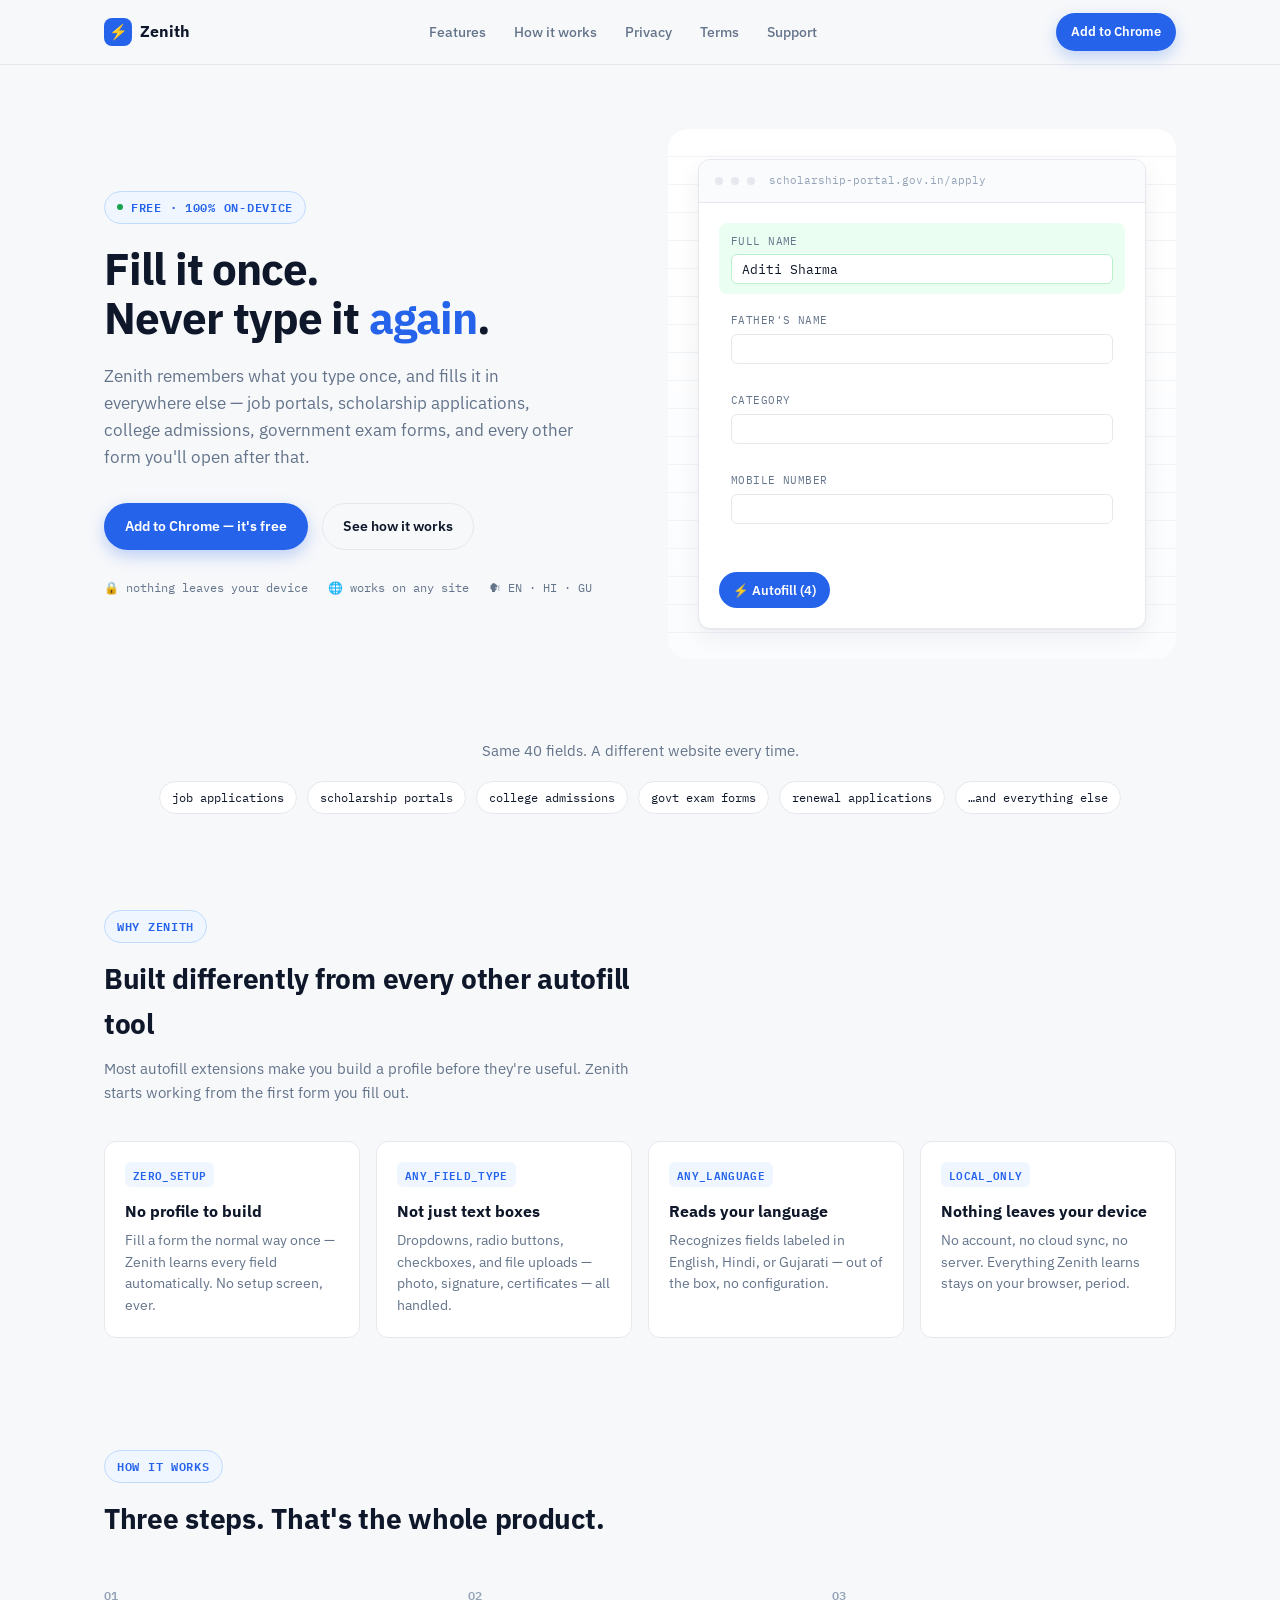
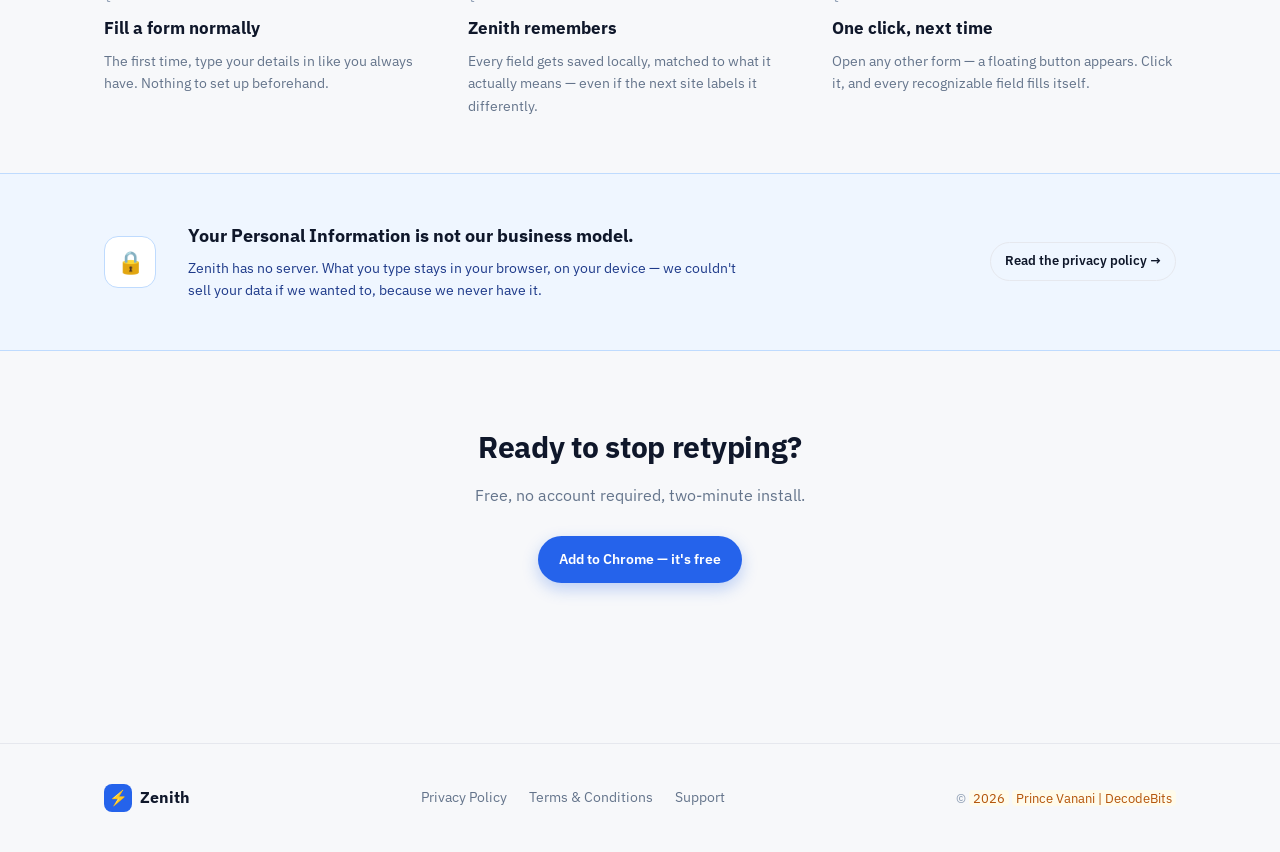
<file: index.html>
<!DOCTYPE html>
<html lang="en">
<head>
<meta charset="utf-8">
<meta name="viewport" content="width=device-width, initial-scale=1">
<title>Zenith — Autofill any form, any site, zero setup</title>
<meta name="description" content="Zenith learns your form fields as you type and fills them in everywhere else — scholarship applications, college admissions, government exam forms, and anything else you'll ever open. Free, and 100% on-device.">
<link rel="icon" href="assets/icon128.png">
<link rel="preconnect" href="https://fonts.googleapis.com">
<link rel="preconnect" href="https://fonts.gstatic.com" crossorigin>
<link href="https://fonts.googleapis.com/css2?family=IBM+Plex+Mono:wght@500;600&family=IBM+Plex+Sans:wght@400;500;600;700&display=swap" rel="stylesheet">
<link rel="stylesheet" href="assets/style.css">
<style>
  /* Page-specific styles for the landing page only */
  .hero {
    padding: 64px 0 40px;
  }
  .hero .container {
    display: grid;
    grid-template-columns: 1fr 1fr;
    gap: 56px;
    align-items: center;
  }
  .eyebrow {
    display: inline-flex;
    align-items: center;
    gap: 8px;
    font-family: var(--font-mono);
    font-size: 12px;
    font-weight: 600;
    letter-spacing: 0.06em;
    color: var(--blue);
    background: var(--blue-tint);
    border: 1px solid var(--blue-tint-line);
    border-radius: var(--radius-pill);
    padding: 6px 12px;
    margin-bottom: 20px;
  }
  .eyebrow .dot { width: 6px; height: 6px; border-radius: 50%; background: var(--green-solid); }
  h1.headline {
    font-size: 44px;
    line-height: 1.12;
    letter-spacing: -0.02em;
    margin: 0 0 20px;
    font-weight: 700;
  }
  .headline .accent { color: var(--blue); }
  .sub {
    font-size: 17px;
    color: var(--slate);
    max-width: 480px;
    margin: 0 0 32px;
  }
  .hero-ctas { display: flex; align-items: center; gap: 14px; flex-wrap: wrap; margin-bottom: 28px; }
  .trust-row {
    display: flex;
    gap: 20px;
    flex-wrap: wrap;
    font-family: var(--font-mono);
    font-size: 12px;
    color: var(--slate);
  }
  .trust-row span { display: flex; align-items: center; gap: 6px; }

  /* ---- Signature element: the self-filling mock form ---- */
  .hero-visual {
    position: relative;
    padding: 30px;
    border-radius: var(--radius-lg);
    background:
      repeating-linear-gradient(
        to bottom,
        transparent, transparent 27px,
        var(--line) 28px
      ),
      linear-gradient(180deg, #ffffff, #fbfcfe);
  }
  .mock-form {
    background: var(--card);
    border: 1px solid var(--line);
    border-radius: var(--radius-md);
    box-shadow: var(--shadow-card);
    overflow: hidden;
  }
  .mock-form-head {
    display: flex; align-items: center; gap: 8px;
    padding: 12px 16px;
    border-bottom: 1px solid var(--line);
    background: #fafbfc;
  }
  .mock-dot { width: 8px; height: 8px; border-radius: 50%; background: var(--line); }
  .mock-url {
    font-family: var(--font-mono);
    font-size: 11px;
    color: var(--slate-light);
    margin-left: 6px;
  }
  .mock-body { padding: 20px 20px 16px; }
  .mock-field {
    padding: 10px 12px;
    border-radius: 8px;
    margin-bottom: 8px;
    transition: background-color 0.4s ease;
  }
  .mock-field.filled { background: var(--green-bg); }
  .mock-field label {
    display: block;
    font-family: var(--font-mono);
    font-size: 10.5px;
    letter-spacing: 0.04em;
    color: var(--slate);
    text-transform: uppercase;
    margin-bottom: 5px;
  }
  .mock-input {
    height: 30px;
    border: 1px solid var(--line);
    border-radius: 6px;
    background: #fff;
    display: flex;
    align-items: center;
    padding: 0 10px;
  }
  .mock-field.filled .mock-input { border-color: #bbf0cf; }
  .mock-input-text {
    font-family: var(--font-mono);
    font-size: 12.5px;
    color: var(--ink);
  }
  .mock-badge {
    margin: 14px 20px 20px;
    display: inline-flex;
    align-items: center;
    gap: 6px;
    background: var(--blue);
    color: #fff;
    font-family: var(--font-sans);
    font-weight: 600;
    font-size: 12.5px;
    padding: 8px 14px;
    border-radius: var(--radius-pill);
  }

  /* ---- Problem strip ---- */
  .problem {
    padding: 40px 0;
    text-align: center;
  }
  .problem p {
    font-size: 15px;
    color: var(--slate);
    max-width: 620px;
    margin: 0 auto;
  }
  .form-tags {
    display: flex;
    justify-content: center;
    gap: 10px;
    flex-wrap: wrap;
    margin-top: 18px;
  }
  .form-tag {
    font-family: var(--font-mono);
    font-size: 12px;
    color: var(--ink);
    background: var(--card);
    border: 1px solid var(--line);
    border-radius: var(--radius-pill);
    padding: 6px 12px;
  }

  /* ---- Feature tags ---- */
  .section { padding: 56px 0; }
  .section-head { max-width: 560px; margin: 0 0 36px; }
  .section-head .eyebrow { margin-bottom: 14px; }
  .section-head h2 { font-size: 28px; letter-spacing: -0.01em; margin: 0 0 10px; }
  .section-head p { color: var(--slate); font-size: 15px; margin: 0; }

  .feature-grid {
    display: grid;
    grid-template-columns: repeat(4, 1fr);
    gap: 16px;
  }
  .feature-card {
    background: var(--card);
    border: 1px solid var(--line);
    border-radius: var(--radius-md);
    padding: 20px;
  }
  .feature-tag {
    display: inline-block;
    font-family: var(--font-mono);
    font-size: 11px;
    font-weight: 600;
    letter-spacing: 0.03em;
    color: var(--blue);
    background: var(--blue-tint);
    border-radius: 6px;
    padding: 4px 8px;
    margin-bottom: 12px;
  }
  .feature-card h3 { font-size: 15.5px; margin: 0 0 6px; }
  .feature-card p { font-size: 13.5px; color: var(--slate); margin: 0; }

  /* ---- How it works ---- */
  .steps {
    display: grid;
    grid-template-columns: repeat(3, 1fr);
    gap: 20px;
  }
  .step { position: relative; padding-top: 8px; }
  .step .q {
    font-family: var(--font-mono);
    font-size: 12px;
    font-weight: 600;
    color: var(--slate-light);
    display: block;
    margin-bottom: 10px;
  }
  .step h3 { font-size: 17px; margin: 0 0 8px; }
  .step p { font-size: 14px; color: var(--slate); margin: 0; }

  /* ---- Privacy callout band ---- */
  .privacy-band {
    background: var(--blue-tint);
    border-top: 1px solid var(--blue-tint-line);
    border-bottom: 1px solid var(--blue-tint-line);
    padding: 48px 0;
  }
  .privacy-band .container { display: flex; align-items: center; gap: 32px; flex-wrap: wrap; }
  .privacy-band .icon {
    width: 52px; height: 52px; border-radius: 14px;
    background: #fff; border: 1px solid var(--blue-tint-line);
    display: flex; align-items: center; justify-content: center;
    font-size: 22px; flex-shrink: 0;
  }
  .privacy-band h3 { font-size: 18px; margin: 0 0 6px; }
  .privacy-band p { font-size: 14px; color: #1e3a8a; margin: 0; max-width: 560px; }
  .privacy-band .cta-wrap { margin-left: auto; }

  /* ---- Final CTA ---- */
  .final-cta {
    padding: 72px 0 64px;
    text-align: center;
  }
  .final-cta h2 { font-size: 30px; margin: 0 0 12px; letter-spacing: -0.01em; }
  .final-cta p { color: var(--slate); margin: 0 0 28px; }

  @media (max-width: 900px) {
    .hero .container { grid-template-columns: 1fr; }
    .feature-grid { grid-template-columns: repeat(2, 1fr); }
    .steps { grid-template-columns: 1fr; }
    h1.headline { font-size: 34px; }
    .privacy-band .cta-wrap { margin-left: 0; }
  }
</style>
</head>
<body>

<nav class="site-nav">
  <div class="container">
    <a href="index.html" class="brand"><span class="bolt">⚡</span> Zenith</a>
    <div class="nav-links">
      <a href="#features">Features</a>
      <a href="#how-it-works">How it works</a>
      <a href="privacy-policy.html">Privacy</a>
      <a href="terms-and-conditions.html">Terms</a>
      <a href="support.html">Support</a>
    </div>
    <!-- Chrome Extension Review Modal -->
<div class="review-modal" id="reviewModal" role="dialog" aria-modal="true" aria-labelledby="reviewModalTitle">

  <div class="review-modal-card">

    <button
      class="review-modal-x"
      id="reviewModalX"
      aria-label="Close"
      type="button">
      ×
    </button>

    <div class="review-modal-icon">
      ⚡
    </div>

    <h2 id="reviewModalTitle">Almost there!</h2>

    <p>
      Due to recent Google Chrome Web Store policy updates,
      Zenith is currently under review.
      <br><br>
      The extension will be available for download very soon.
      Thank you for your patience!
    </p>

    <button
      class="btn btn-primary review-modal-close"
      id="reviewModalClose"
      type="button">
      Got it
    </button>

  </div>

</div>
    <div class="nav-actions">
      <a class="btn btn-primary btn-sm" href="https://chromewebstore.google.com/detail/emgbolklmohabahbngbobhccpfboobdi" target="_blank" rel="noopener">Add to Chrome</a>
      <button class="nav-toggle" aria-label="Menu"><span></span><span></span><span></span></button>
    </div>
  </div>
</nav>

<header class="hero">
  <div class="container">
    <div>
      <span class="eyebrow"><span class="dot"></span> FREE · 100% ON-DEVICE</span>
      <!-- <h1 class="headline">Stop typing your father's name<br>for the <span class="accent">fifth</span> form this month.</h1> -->
      <h1 class="headline">Fill it once.<br>Never type it <span class="accent">again</span>.</h1>
      <p class="sub">Zenith remembers what you type once, and fills it in everywhere
        else — job portals, scholarship applications, college admissions, government exam
        forms, and every other form you'll open after that.</p>
      <div class="hero-ctas">
        <a class="btn btn-primary" href="https://chromewebstore.google.com/detail/emgbolklmohabahbngbobhccpfboobdi" target="_blank" rel="noopener">Add to Chrome — it's free</a>
        <a class="btn btn-ghost" href="#how-it-works">See how it works</a>
      </div>
      <div class="trust-row">
        <span>🔒 nothing leaves your device</span>
        <span>🌐 works on any site</span>
        <span>🗣 EN · HI · GU</span>
      </div>
    </div>

    <div class="hero-visual" aria-hidden="true">
      <div class="mock-form">
        <div class="mock-form-head">
          <span class="mock-dot"></span><span class="mock-dot"></span><span class="mock-dot"></span>
          <span class="mock-url">scholarship-portal.gov.in/apply</span>
        </div>
        <div class="mock-body">
          <div class="mock-field" data-value="Aditi Sharma">
            <label>Full Name</label>
            <div class="mock-input"><span class="mock-input-text"></span></div>
          </div>
          <div class="mock-field" data-value="Ramesh Sharma">
            <label>Father's Name</label>
            <div class="mock-input"><span class="mock-input-text"></span></div>
          </div>
          <div class="mock-field" data-value="OBC">
            <label>Category</label>
            <div class="mock-input"><span class="mock-input-text"></span></div>
          </div>
          <div class="mock-field" data-value="+91 98765 43210">
            <label>Mobile Number</label>
            <div class="mock-input"><span class="mock-input-text"></span></div>
          </div>
        </div>
        <span class="mock-badge">⚡ Autofill (4)</span>
      </div>
    </div>
  </div>
</header>

<section class="problem">
  <div class="container">
    <p>Same 40 fields. A different website every time.</p>
    <div class="form-tags">
      <span class="form-tag">job applications</span>
      <span class="form-tag">scholarship portals</span>
      <span class="form-tag">college admissions</span>
      <span class="form-tag">govt exam forms</span>
      <span class="form-tag">renewal applications</span>
      <span class="form-tag">…and everything else</span>
    </div>
  </div>
</section>

<section class="section" id="features">
  <div class="container">
    <div class="section-head">
      <span class="eyebrow mono">WHY ZENITH</span>
      <h2>Built differently from every other autofill tool</h2>
      <p>Most autofill extensions make you build a profile before they're useful. Zenith starts working from the first form you fill out.</p>
    </div>
    <div class="feature-grid">
      <div class="feature-card">
        <span class="feature-tag mono">ZERO_SETUP</span>
        <h3>No profile to build</h3>
        <p>Fill a form the normal way once — Zenith learns every field automatically. No setup screen, ever.</p>
      </div>
      <div class="feature-card">
        <span class="feature-tag mono">ANY_FIELD_TYPE</span>
        <h3>Not just text boxes</h3>
        <p>Dropdowns, radio buttons, checkboxes, and file uploads — photo, signature, certificates — all handled.</p>
      </div>
      <div class="feature-card">
        <span class="feature-tag mono">ANY_LANGUAGE</span>
        <h3>Reads your language</h3>
        <p>Recognizes fields labeled in English, Hindi, or Gujarati — out of the box, no configuration.</p>
      </div>
      <div class="feature-card">
        <span class="feature-tag mono">LOCAL_ONLY</span>
        <h3>Nothing leaves your device</h3>
        <p>No account, no cloud sync, no server. Everything Zenith learns stays on your browser, period.</p>
      </div>
    </div>
  </div>
</section>

<section class="section" id="how-it-works">
  <div class="container">
    <div class="section-head">
      <span class="eyebrow mono">HOW IT WORKS</span>
      <h2>Three steps. That's the whole product.</h2>
    </div>
    <div class="steps">
      <div class="step">
        <span class="q mono">Q1</span>
        <h3>Fill a form normally</h3>
        <p>The first time, type your details in like you always have. Nothing to set up beforehand.</p>
      </div>
      <div class="step">
        <span class="q mono">Q2</span>
        <h3>Zenith remembers</h3>
        <p>Every field gets saved locally, matched to what it actually means — even if the next site labels it differently.</p>
      </div>
      <div class="step">
        <span class="q mono">Q3</span>
        <h3>One click, next time</h3>
        <p>Open any other form — a floating button appears. Click it, and every recognizable field fills itself.</p>
      </div>
    </div>
  </div>
</section>

<section class="privacy-band">
  <div class="container">
    <div class="icon">🔒</div>
    <div>
      <h3>Your Personal Information is not our business model.</h3>
      <p>Zenith has no server. What you type stays in your browser, on your device — we couldn't sell your data if we wanted to, because we never have it.</p>
    </div>
    <div class="cta-wrap">
      <a class="btn btn-ghost btn-sm" href="privacy-policy.html">Read the privacy policy →</a>
    </div>
  </div>
</section>

<section class="final-cta">
  <div class="container">
    <h2>Ready to stop retyping?</h2>
    <p>Free, no account required, two-minute install.</p>
    <a class="btn btn-primary" href="https://chromewebstore.google.com/detail/emgbolklmohabahbngbobhccpfboobdi" target="_blank" rel="noopener">Add to Chrome — it's free</a>
  </div>
</section>

<footer class="site-footer">
  <div class="container">
    <a href="index.html" class="brand"><span class="bolt">⚡</span> Zenith</a>
    <div class="footer-links">
      <a href="privacy-policy.html">Privacy Policy</a>
      <a href="terms-and-conditions.html">Terms &amp; Conditions</a>
      <a href="support.html">Support</a>
    </div>
    <div class="footer-copy">© <span class="placeholder">2026</span> <span class="placeholder">Prince Vanani | DecodeBits</span></div>
  </div>
</footer>

<script src="assets/site.js"></script>
</body>
</html>
</file>
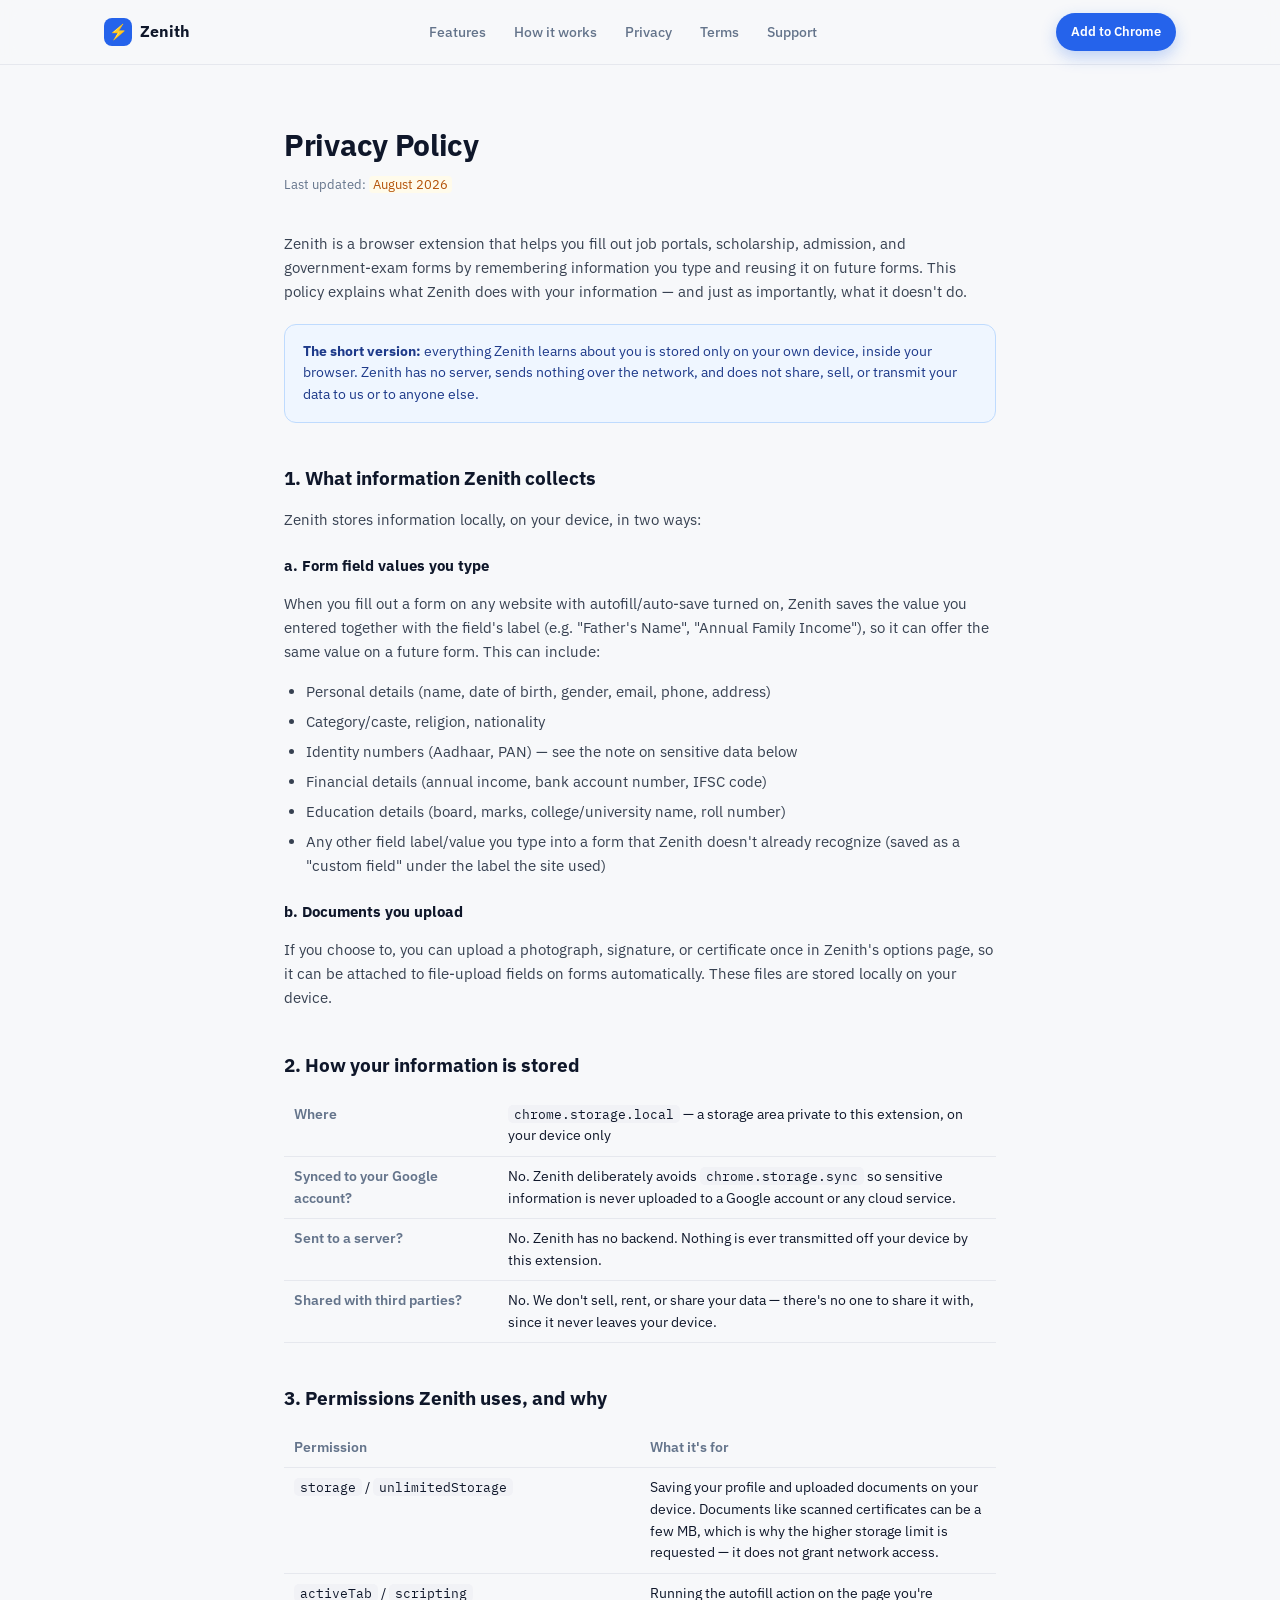
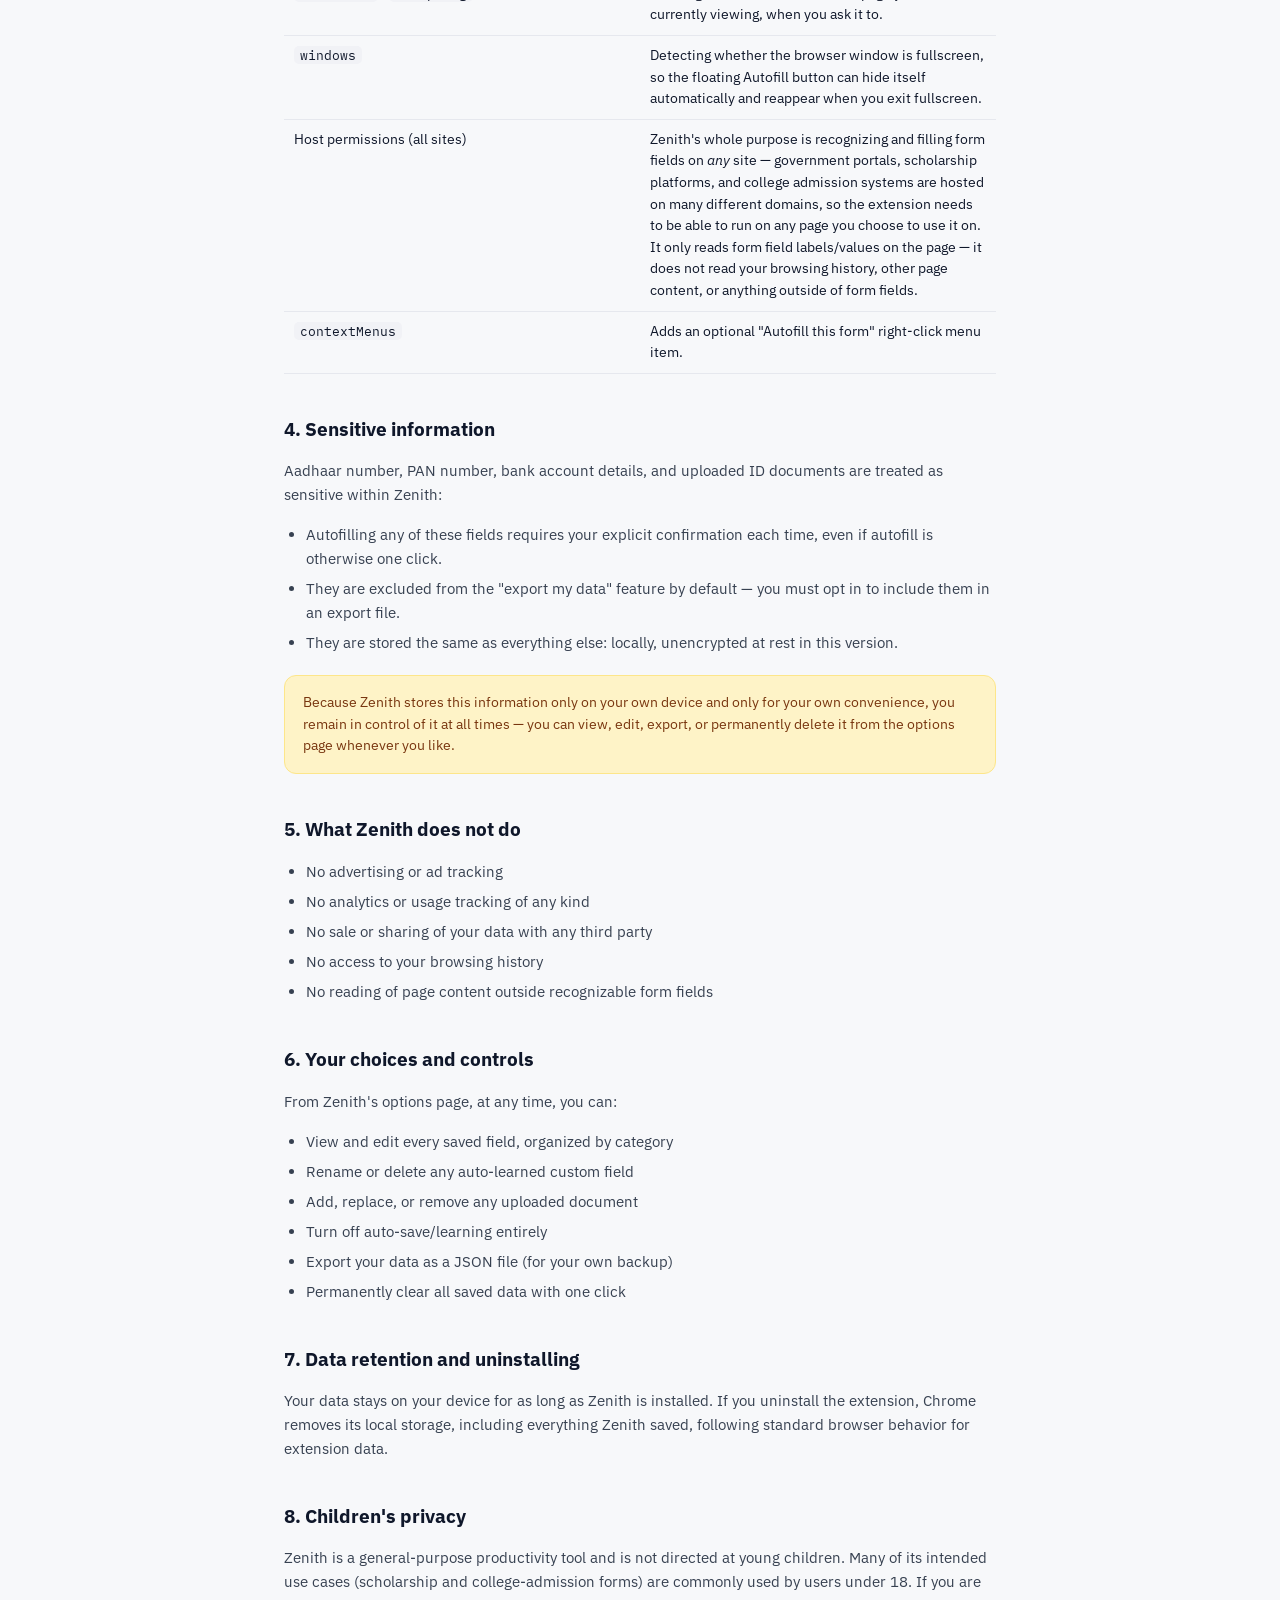
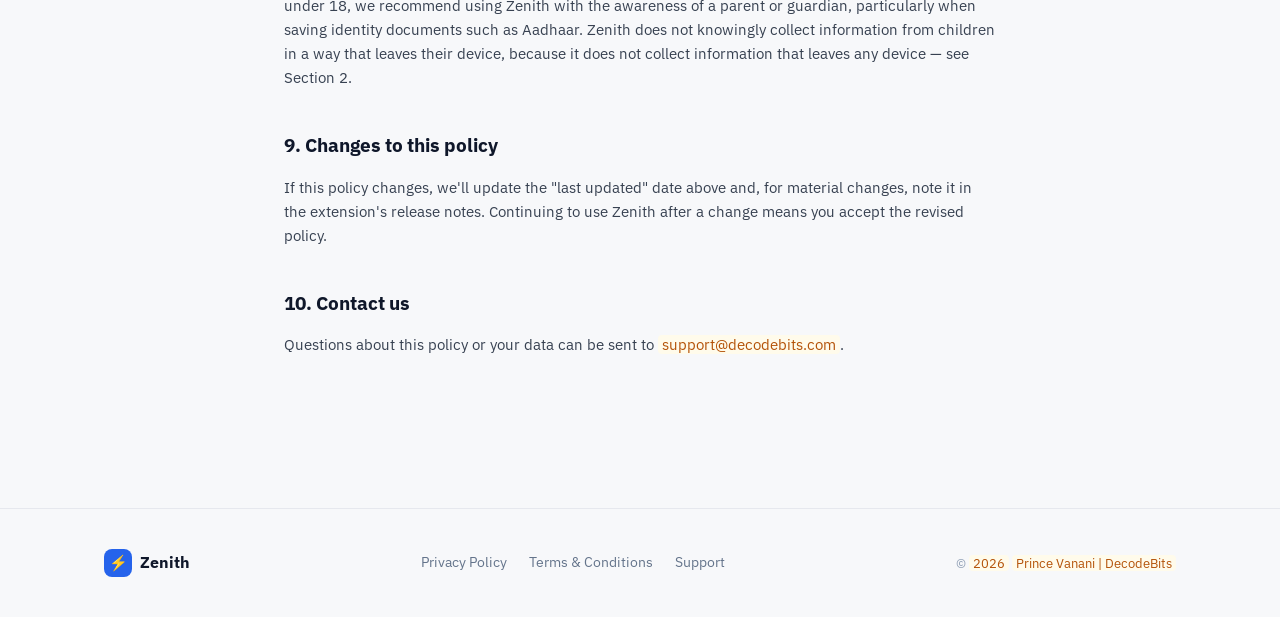
<file: privacy-policy.html>
<!DOCTYPE html>
<html lang="en">
<head>
<meta charset="utf-8">
<meta name="viewport" content="width=device-width, initial-scale=1">
<title>Privacy Policy — Zenith</title>
<link rel="icon" href="assets/icon128.png">
<link rel="preconnect" href="https://fonts.googleapis.com">
<link rel="preconnect" href="https://fonts.gstatic.com" crossorigin>
<link href="https://fonts.googleapis.com/css2?family=IBM+Plex+Mono:wght@500;600&family=IBM+Plex+Sans:wght@400;500;600;700&display=swap" rel="stylesheet">
<link rel="stylesheet" href="assets/style.css">
</head>
<body>

<nav class="site-nav">
  <div class="container">
    <a href="index.html" class="brand"><span class="bolt">⚡</span> Zenith</a>
    <div class="nav-links">
      <a href="index.html#features">Features</a>
      <a href="index.html#how-it-works">How it works</a>
      <a href="privacy-policy.html">Privacy</a>
      <a href="terms-and-conditions.html">Terms</a>
      <a href="support.html">Support</a>
    </div>
    <div class="nav-actions">
      <a class="btn btn-primary btn-sm" href="https://chromewebstore.google.com/detail/emgbolklmohabahbngbobhccpfboobdi" target="_blank" rel="noopener">Add to Chrome</a>
      <button class="nav-toggle" aria-label="Menu"><span></span><span></span><span></span></button>
    </div>
  </div>
</nav>

<div class="doc-wrap">
  <h1>Privacy Policy</h1>
  <p class="updated">Last updated: <span class="placeholder">August 2026</span></p>

  <p>Zenith is a browser extension that helps you fill out job portals,
  scholarship, admission, and government-exam forms by remembering information you type
  and reusing it on future forms. This policy explains what Zenith does with your
  information — and just as importantly, what it doesn't do.</p>

  <div class="callout">
    <strong>The short version:</strong> everything Zenith learns about you is stored only
    on your own device, inside your browser. Zenith has no server, sends nothing over the
    network, and does not share, sell, or transmit your data to us or to anyone else.
  </div>

  <h2>1. What information Zenith collects</h2>
  <p>Zenith stores information locally, on your device, in two ways:</p>
  <h3>a. Form field values you type</h3>
  <p>When you fill out a form on any website with autofill/auto-save turned on, Zenith
  saves the value you entered together with the field's label (e.g. "Father's Name",
  "Annual Family Income"), so it can offer the same value on a future form. This can
  include:</p>
  <ul>
    <li>Personal details (name, date of birth, gender, email, phone, address)</li>
    <li>Category/caste, religion, nationality</li>
    <li>Identity numbers (Aadhaar, PAN) — see the note on sensitive data below</li>
    <li>Financial details (annual income, bank account number, IFSC code)</li>
    <li>Education details (board, marks, college/university name, roll number)</li>
    <li>Any other field label/value you type into a form that Zenith doesn't already
      recognize (saved as a "custom field" under the label the site used)</li>
  </ul>
  <h3>b. Documents you upload</h3>
  <p>If you choose to, you can upload a photograph, signature, or certificate once in
  Zenith's options page, so it can be attached to file-upload fields on forms
  automatically. These files are stored locally on your device.</p>

  <h2>2. How your information is stored</h2>
  <table>
    <tr><th>Where</th><td><code>chrome.storage.local</code> — a storage area private to
      this extension, on your device only</td></tr>
    <tr><th>Synced to your Google account?</th><td>No. Zenith deliberately avoids
      <code>chrome.storage.sync</code> so sensitive information is never uploaded to a
      Google account or any cloud service.</td></tr>
    <tr><th>Sent to a server?</th><td>No. Zenith has no backend. Nothing is ever
      transmitted off your device by this extension.</td></tr>
    <tr><th>Shared with third parties?</th><td>No. We don't sell, rent, or share your
      data — there's no one to share it with, since it never leaves your device.</td></tr>
  </table>

  <h2>3. Permissions Zenith uses, and why</h2>
  <table>
    <tr><th>Permission</th><th>What it's for</th></tr>
    <tr><td><code>storage</code> / <code>unlimitedStorage</code></td>
      <td>Saving your profile and uploaded documents on your device. Documents like
      scanned certificates can be a few MB, which is why the higher storage limit is
      requested — it does not grant network access.</td></tr>
    <tr><td><code>activeTab</code> / <code>scripting</code></td>
      <td>Running the autofill action on the page you're currently viewing, when you
      ask it to.</td></tr>
    <tr><td><code>windows</code></td>
      <td>Detecting whether the browser window is fullscreen, so the floating Autofill
      button can hide itself automatically and reappear when you exit fullscreen.</td></tr>
    <tr><td>Host permissions (all sites)</td>
      <td>Zenith's whole purpose is recognizing and filling form fields on <em>any</em>
      site — government portals, scholarship platforms, and college admission systems
      are hosted on many different domains, so the extension needs to be able to run on
      any page you choose to use it on. It only reads form field labels/values on the
      page — it does not read your browsing history, other page content, or anything
      outside of form fields.</td></tr>
    <tr><td><code>contextMenus</code></td>
      <td>Adds an optional "Autofill this form" right-click menu item.</td></tr>
  </table>

  <h2>4. Sensitive information</h2>
  <p>Aadhaar number, PAN number, bank account details, and uploaded ID documents are
  treated as sensitive within Zenith:</p>
  <ul>
    <li>Autofilling any of these fields requires your explicit confirmation each time,
      even if autofill is otherwise one click.</li>
    <li>They are excluded from the "export my data" feature by default — you must
      opt in to include them in an export file.</li>
    <li>They are stored the same as everything else: locally, unencrypted at rest in
      this version. 
      <!-- <span class="placeholder">[If/when field-level encryption ships, -->
      <!-- update this section to describe it.]</span></li> -->
  </ul>
  <div class="warn">
    Because Zenith stores this information only on your own device and only for your
    own convenience, you remain in control of it at all times — you can view, edit,
    export, or permanently delete it from the options page whenever you like.
  </div>

  <h2>5. What Zenith does not do</h2>
  <ul>
    <li>No advertising or ad tracking</li>
    <li>No analytics or usage tracking of any kind</li>
    <li>No sale or sharing of your data with any third party</li>
    <li>No access to your browsing history</li>
    <li>No reading of page content outside recognizable form fields</li>
  </ul>

  <h2>6. Your choices and controls</h2>
  <p>From Zenith's options page, at any time, you can:</p>
  <ul>
    <li>View and edit every saved field, organized by category</li>
    <li>Rename or delete any auto-learned custom field</li>
    <li>Add, replace, or remove any uploaded document</li>
    <li>Turn off auto-save/learning entirely</li>
    <li>Export your data as a JSON file (for your own backup)</li>
    <li>Permanently clear all saved data with one click</li>
  </ul>

  <h2>7. Data retention and uninstalling</h2>
  <p>Your data stays on your device for as long as Zenith is installed. If you uninstall
  the extension, Chrome removes its local storage, including everything Zenith saved,
  following standard browser behavior for extension data.</p>

  <h2>8. Children's privacy</h2>
  <p>Zenith is a general-purpose productivity tool and is not directed at young
  children. Many of its intended use cases (scholarship and college-admission forms)
  are commonly used by users under 18. If you are under 18, we recommend using Zenith
  with the awareness of a parent or guardian, particularly when saving identity
  documents such as Aadhaar. Zenith does not knowingly collect information from
  children in a way that leaves their device, because it does not collect information
  that leaves any device — see Section 2.</p>

  <h2>9. Changes to this policy</h2>
  <p>If this policy changes, we'll update the "last updated" date above and, for
  material changes, note it in the extension's release notes. Continuing to use Zenith
  after a change means you accept the revised policy.</p>

  <h2>10. Contact us</h2>
  <p>Questions about this policy or your data can be sent to
    <span class="placeholder">support@decodebits.com</span>.</p>
</div>

<footer class="site-footer">
  <div class="container">
    <a href="index.html" class="brand"><span class="bolt">⚡</span> Zenith</a>
    <div class="footer-links">
      <a href="privacy-policy.html">Privacy Policy</a>
      <a href="terms-and-conditions.html">Terms &amp; Conditions</a>
      <a href="support.html">Support</a>
    </div>
    <div class="footer-copy">© <span class="placeholder">2026</span> <span class="placeholder">Prince Vanani | DecodeBits</span></div>
  </div>
</footer>

<script src="assets/site.js"></script>
</body>
</html>
</file>
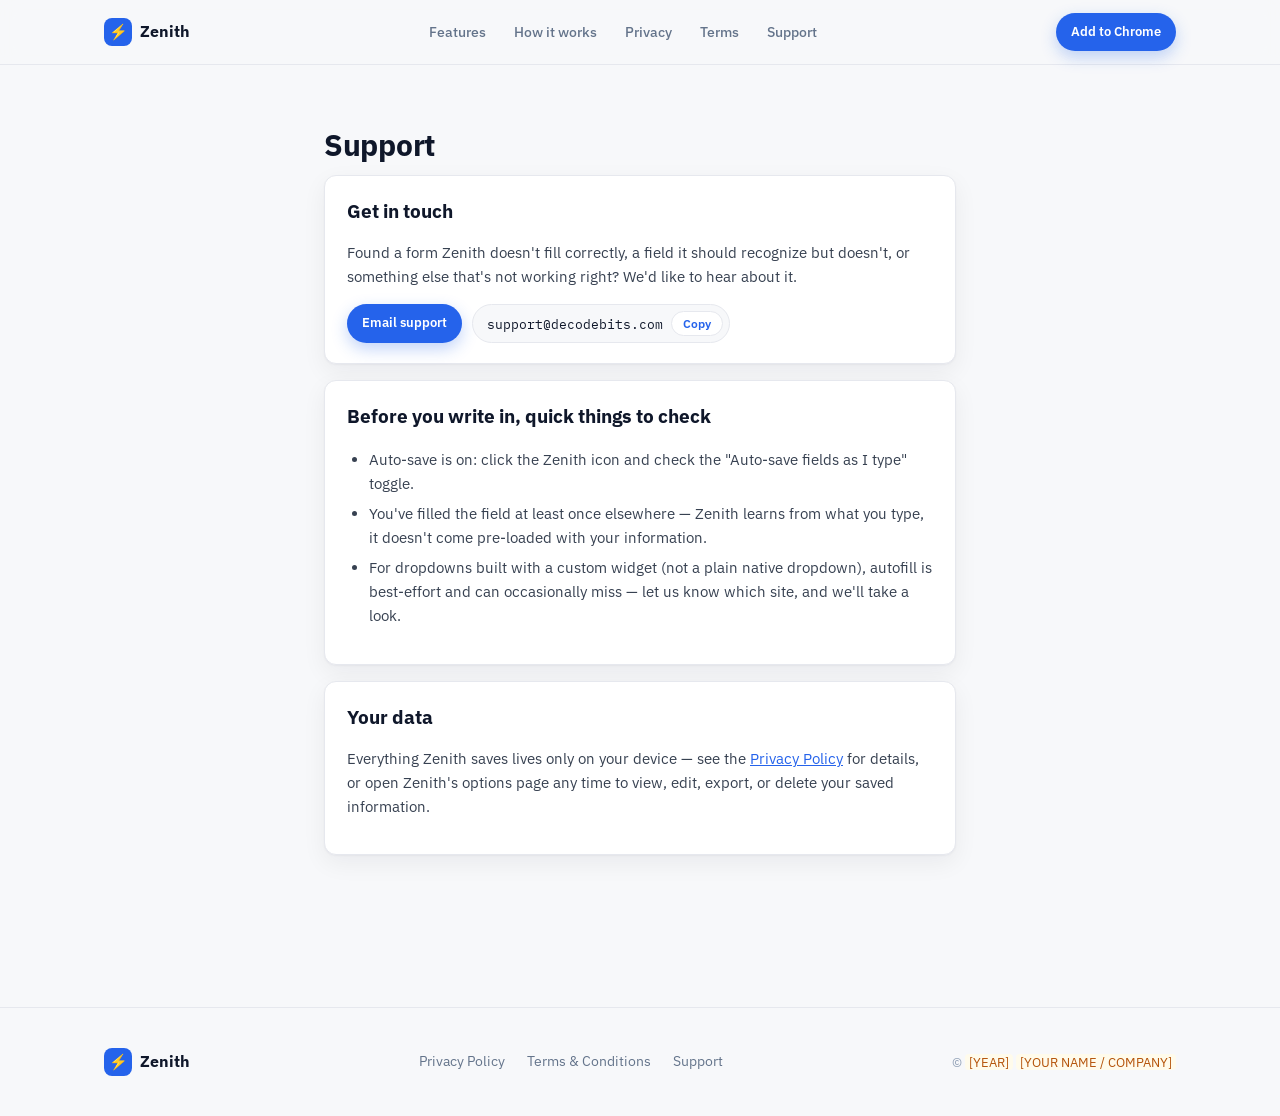
<file: support.html>
<!DOCTYPE html>
<html lang="en">
<head>
<meta charset="utf-8">
<meta name="viewport" content="width=device-width, initial-scale=1">
<title>Support — Zenith</title>
<link rel="icon" href="assets/icon128.png">
<link rel="preconnect" href="https://fonts.googleapis.com">
<link rel="preconnect" href="https://fonts.gstatic.com" crossorigin>
<link href="https://fonts.googleapis.com/css2?family=IBM+Plex+Mono:wght@500;600&family=IBM+Plex+Sans:wght@400;500;600;700&display=swap" rel="stylesheet">
<link rel="stylesheet" href="assets/style.css">
</head>
<body>

<nav class="site-nav">
  <div class="container">
    <a href="index.html" class="brand"><span class="bolt">⚡</span> Zenith</a>
    <div class="nav-links">
      <a href="index.html#features">Features</a>
      <a href="index.html#how-it-works">How it works</a>
      <a href="privacy-policy.html">Privacy</a>
      <a href="terms-and-conditions.html">Terms</a>
      <a href="support.html">Support</a>
    </div>
    <div class="nav-actions">
      <a class="btn btn-primary btn-sm" href="https://chromewebstore.google.com/detail/emgbolklmohabahbngbobhccpfboobdi" target="_blank" rel="noopener">Add to Chrome</a>
      <button class="nav-toggle" aria-label="Menu"><span></span><span></span><span></span></button>
    </div>
  </div>
</nav>

<div class="doc-wrap" style="max-width:680px;">
  <h1>Support</h1>

  <div class="card">
    <h2 style="margin-top:0;">Get in touch</h2>
    <p>Found a form Zenith doesn't fill correctly, a field it should recognize but
    doesn't, or something else that's not working right? We'd like to hear about it.</p>
    <div class="contact-row">
      <a class="btn btn-primary btn-sm" href="mailto:support@decodebits.com">Email support</a>
      <span class="contact-email">
        support@decodebits.com
        <button class="copy-btn" type="button" data-copy="support@decodebits.com">Copy</button>
      </span>
    </div>
  </div>

  <div class="card">
    <h2 style="margin-top:0;">Before you write in, quick things to check</h2>
    <ul>
      <li>Auto-save is on: click the Zenith icon and check the "Auto-save fields as I
        type" toggle.</li>
      <li>You've filled the field at least once elsewhere — Zenith learns from what you
        type, it doesn't come pre-loaded with your information.</li>
      <li>For dropdowns built with a custom widget (not a plain native dropdown),
        autofill is best-effort and can occasionally miss — let us know which site, and
        we'll take a look.</li>
    </ul>
  </div>

  <div class="card">
    <h2 style="margin-top:0;">Your data</h2>
    <p>Everything Zenith saves lives only on your device — see the
    <a href="privacy-policy.html">Privacy Policy</a> for details, or open Zenith's
    options page any time to view, edit, export, or delete your saved information.</p>
  </div>
</div>

<footer class="site-footer">
  <div class="container">
    <a href="index.html" class="brand"><span class="bolt">⚡</span> Zenith</a>
    <div class="footer-links">
      <a href="privacy-policy.html">Privacy Policy</a>
      <a href="terms-and-conditions.html">Terms &amp; Conditions</a>
      <a href="support.html">Support</a>
    </div>
    <div class="footer-copy">© <span class="placeholder">[YEAR]</span> <span class="placeholder">[YOUR NAME / COMPANY]</span></div>
  </div>
</footer>

<script src="assets/site.js"></script>
</body>
</html>
</file>
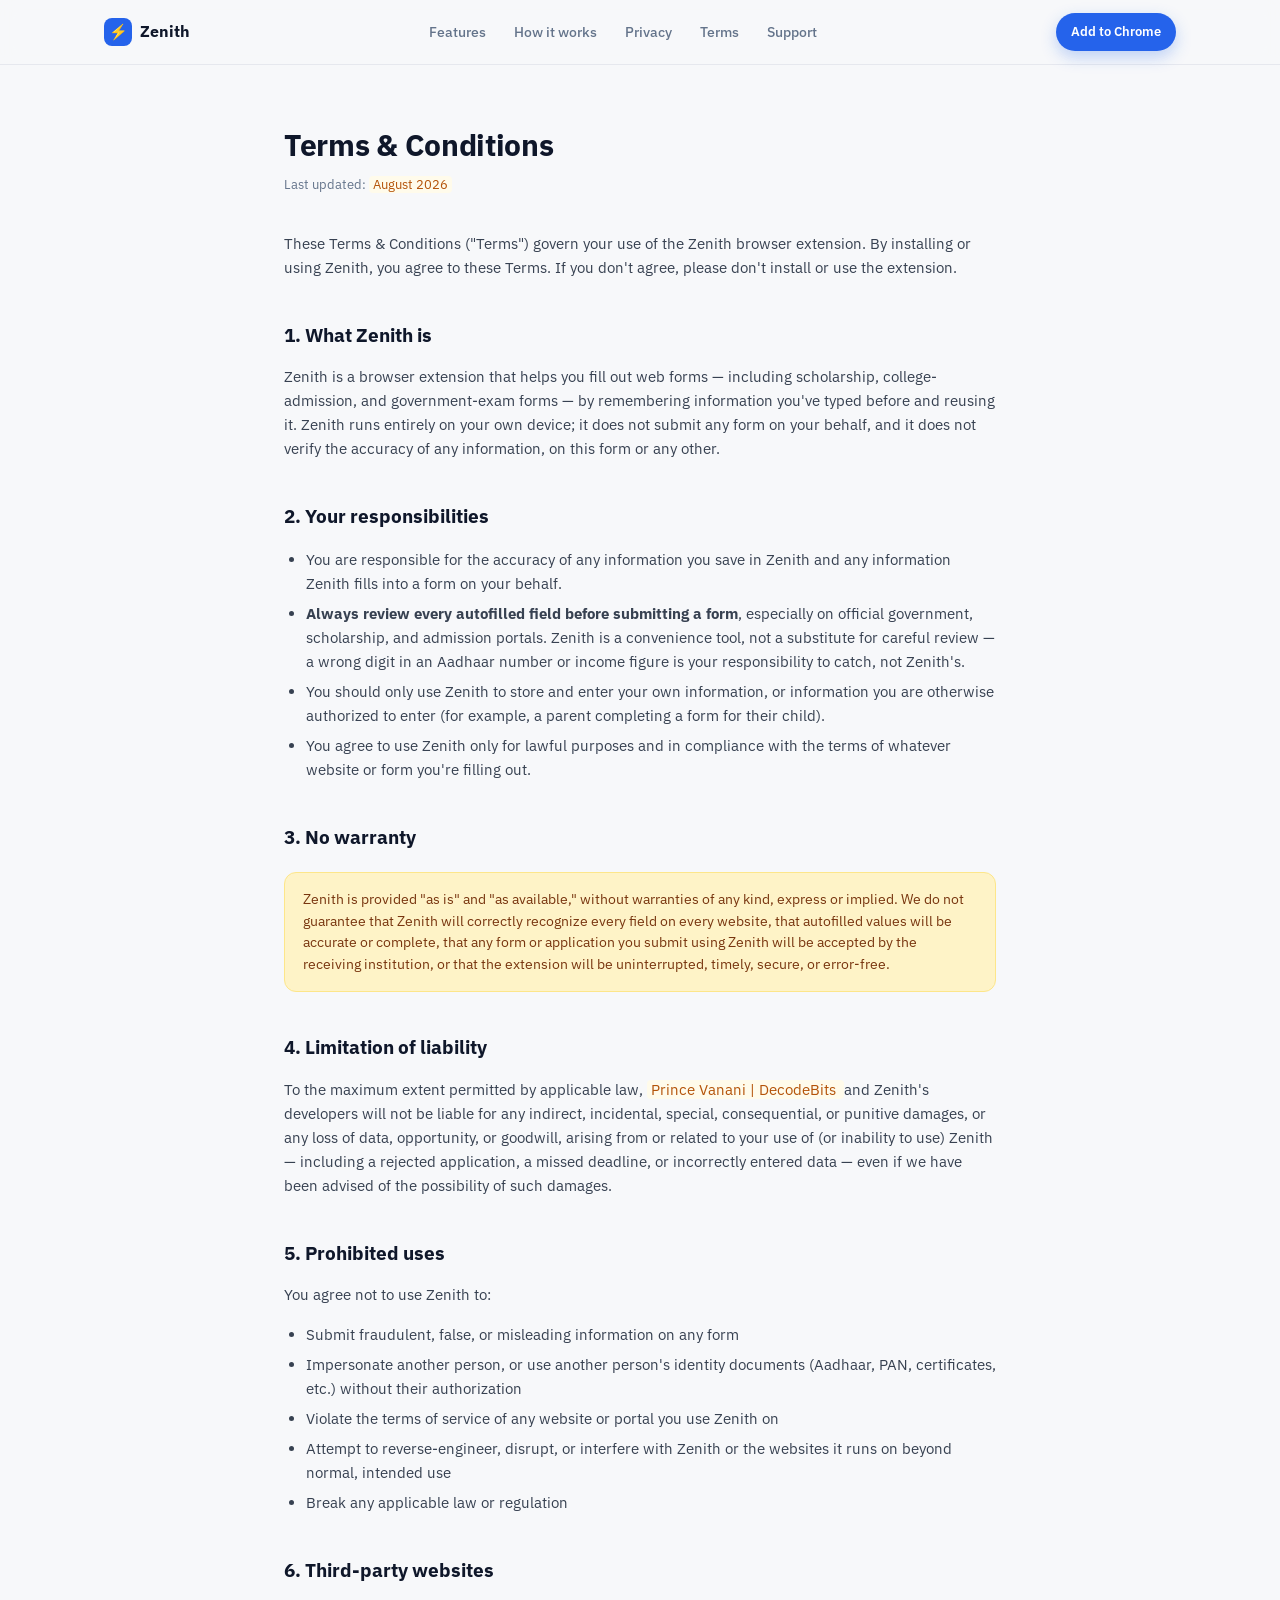
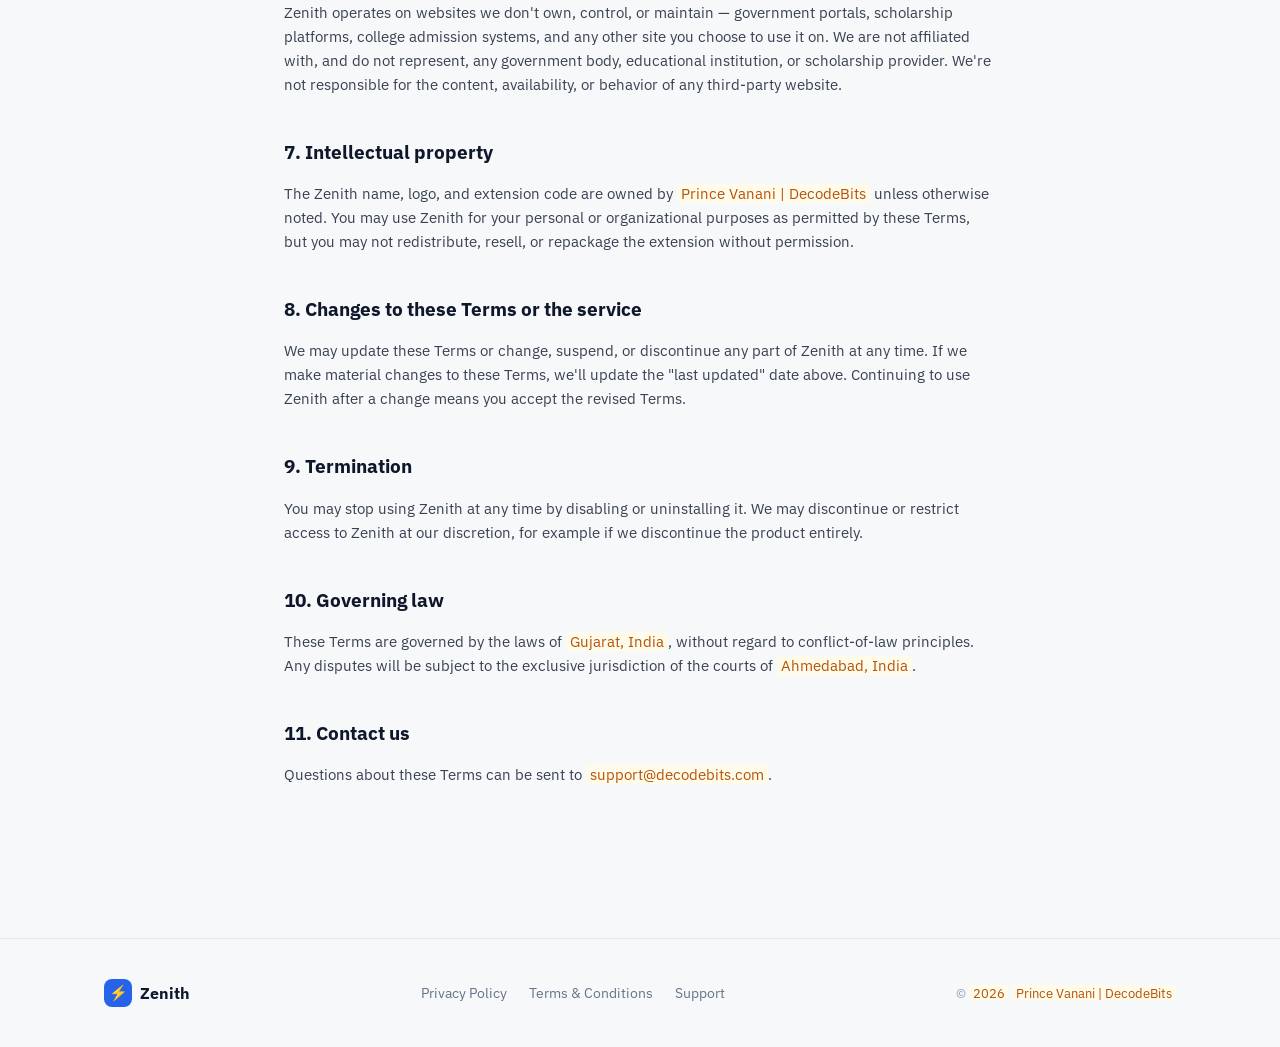
<file: terms-and-conditions.html>
<!DOCTYPE html>
<html lang="en">
<head>
<meta charset="utf-8">
<meta name="viewport" content="width=device-width, initial-scale=1">
<title>Terms &amp; Conditions — Zenith</title>
<link rel="icon" href="assets/icon128.png">
<link rel="preconnect" href="https://fonts.googleapis.com">
<link rel="preconnect" href="https://fonts.gstatic.com" crossorigin>
<link href="https://fonts.googleapis.com/css2?family=IBM+Plex+Mono:wght@500;600&family=IBM+Plex+Sans:wght@400;500;600;700&display=swap" rel="stylesheet">
<link rel="stylesheet" href="assets/style.css">
</head>
<body>

<nav class="site-nav">
  <div class="container">
    <a href="index.html" class="brand"><span class="bolt">⚡</span> Zenith</a>
    <div class="nav-links">
      <a href="index.html#features">Features</a>
      <a href="index.html#how-it-works">How it works</a>
      <a href="privacy-policy.html">Privacy</a>
      <a href="terms-and-conditions.html">Terms</a>
      <a href="support.html">Support</a>
    </div>
    <div class="nav-actions">
      <a class="btn btn-primary btn-sm" href="https://chromewebstore.google.com/detail/emgbolklmohabahbngbobhccpfboobdi" target="_blank" rel="noopener">Add to Chrome</a>
      <button class="nav-toggle" aria-label="Menu"><span></span><span></span><span></span></button>
    </div>
  </div>
</nav>

<div class="doc-wrap">
  <h1>Terms &amp; Conditions</h1>
  <p class="updated">Last updated: <span class="placeholder">August 2026</span></p>

  <p>These Terms &amp; Conditions ("Terms") govern your use of the Zenith browser
  extension. By installing or using Zenith,
  you agree to these Terms. If you don't agree, please don't install or use the
  extension.</p>

  <h2>1. What Zenith is</h2>
  <p>Zenith is a browser extension that helps you fill out web forms — including
  scholarship, college-admission, and government-exam forms — by remembering
  information you've typed before and reusing it. Zenith runs entirely on your own
  device; it does not submit any form on your behalf, and it does not verify the
  accuracy of any information, on this form or any other.</p>

  <h2>2. Your responsibilities</h2>
  <ul>
    <li>You are responsible for the accuracy of any information you save in Zenith and
      any information Zenith fills into a form on your behalf.</li>
    <li><strong>Always review every autofilled field before submitting a form</strong>,
      especially on official government, scholarship, and admission portals. Zenith is
      a convenience tool, not a substitute for careful review — a wrong digit in an
      Aadhaar number or income figure is your responsibility to catch, not Zenith's.</li>
    <li>You should only use Zenith to store and enter your own information, or
      information you are otherwise authorized to enter (for example, a parent
      completing a form for their child).</li>
    <li>You agree to use Zenith only for lawful purposes and in compliance with the
      terms of whatever website or form you're filling out.</li>
  </ul>

  <h2>3. No warranty</h2>
  <div class="warn">
    Zenith is provided "as is" and "as available," without warranties of any kind,
    express or implied. We do not guarantee that Zenith will correctly recognize every
    field on every website, that autofilled values will be accurate or complete, that
    any form or application you submit using Zenith will be accepted by the receiving
    institution, or that the extension will be uninterrupted, timely, secure, or
    error-free.
  </div>

  <h2>4. Limitation of liability</h2>
  <p>To the maximum extent permitted by applicable law, <span class="placeholder">Prince Vanani | DecodeBits
  </span> and Zenith's developers will not be liable for any indirect,
  incidental, special, consequential, or punitive damages, or any loss of data,
  opportunity, or goodwill, arising from or related to your use of (or inability to
  use) Zenith — including a rejected application, a missed deadline, or incorrectly
  entered data — even if we have been advised of the possibility of such damages.</p>

  <h2>5. Prohibited uses</h2>
  <p>You agree not to use Zenith to:</p>
  <ul>
    <li>Submit fraudulent, false, or misleading information on any form</li>
    <li>Impersonate another person, or use another person's identity documents
      (Aadhaar, PAN, certificates, etc.) without their authorization</li>
    <li>Violate the terms of service of any website or portal you use Zenith on</li>
    <li>Attempt to reverse-engineer, disrupt, or interfere with Zenith or the websites
      it runs on beyond normal, intended use</li>
    <li>Break any applicable law or regulation</li>
  </ul>

  <h2>6. Third-party websites</h2>
  <p>Zenith operates on websites we don't own, control, or maintain — government
  portals, scholarship platforms, college admission systems, and any other site you
  choose to use it on. We are not affiliated with, and do not represent, any government
  body, educational institution, or scholarship provider. We're not responsible for the
  content, availability, or behavior of any third-party website.</p>

  <h2>7. Intellectual property</h2>
  <p>The Zenith name, logo, and extension code are owned by
  <span class="placeholder">Prince Vanani | DecodeBits</span> unless otherwise noted. You may
  use Zenith for your personal or organizational purposes as permitted by these Terms,
  but you may not redistribute, resell, or repackage the extension without permission.</p>

  <h2>8. Changes to these Terms or the service</h2>
  <p>We may update these Terms or change, suspend, or discontinue any part of Zenith at
  any time. If we make material changes to these Terms, we'll update the "last updated"
  date above. Continuing to use Zenith after a change means you accept the revised
  Terms.</p>

  <h2>9. Termination</h2>
  <p>You may stop using Zenith at any time by disabling or uninstalling it. We may
  discontinue or restrict access to Zenith at our discretion, for example if we
  discontinue the product entirely.</p>

  <h2>10. Governing law</h2>
  <p>These Terms are governed by the laws of
  <span class="placeholder">Gujarat, India</span>, without
  regard to conflict-of-law principles. Any disputes will be subject to the exclusive
  jurisdiction of the courts of <span class="placeholder">Ahmedabad, India</span>.</p>
  <!-- <div class="callout">
    This section, and the Terms generally, are a starting template — please have a
    lawyer confirm the governing-law/jurisdiction clause and review the whole document
    before publishing, particularly given that Zenith handles Aadhaar and other
    government ID data.
  </div> -->

  <h2>11. Contact us</h2>
  <p>Questions about these Terms can be sent to
    <span class="placeholder">support@decodebits.com</span>.</p>
</div>

<footer class="site-footer">
  <div class="container">
    <a href="index.html" class="brand"><span class="bolt">⚡</span> Zenith</a>
    <div class="footer-links">
      <a href="privacy-policy.html">Privacy Policy</a>
      <a href="terms-and-conditions.html">Terms &amp; Conditions</a>
      <a href="support.html">Support</a>
    </div>
    <div class="footer-copy">© <span class="placeholder">2026</span> <span class="placeholder">Prince Vanani | DecodeBits</span></div>
  </div>
</footer>

<script src="assets/site.js"></script>
</body>
</html>
</file>
<file: assets/style.css>
/* ============================================================
   Zenith site — shared design tokens & components
   Palette extends the extension's own blue (#2563eb) rather than
   replacing it. Mono type is used specifically for anything that
   represents a form field, label, or piece of entered data — a
   deliberate nod to the product's actual subject matter.
   ============================================================ */

   :root {
    --blue: #2563eb;
    --blue-dark: #1d4ed8;
    --blue-tint: #eff6ff;
    --blue-tint-line: #bfdbfe;
  
    --ink: #0f172a;
    --slate: #64748b;
    --slate-light: #94a3b8;
  
    --paper: #f7f8fa;
    --card: #ffffff;
    --line: #e6e8ee;
  
    --green-bg: #eafff1;
    --green-text: #0f6e56;
    --green-solid: #16a34a;
  
    --amber-bg: #fef3c7;
    --amber-text: #78350f;
    --amber-solid: #f59e0b;
  
    --font-sans: "IBM Plex Sans", -apple-system, BlinkMacSystemFont, "Segoe UI", sans-serif;
    --font-mono: "IBM Plex Mono", ui-monospace, SFMono-Regular, Menlo, monospace;
  
    --radius-sm: 8px;
    --radius-md: 12px;
    --radius-lg: 20px;
    --radius-pill: 999px;
  
    --shadow-card: 0 1px 2px rgba(15, 23, 42, 0.04), 0 8px 24px rgba(15, 23, 42, 0.06);
    --shadow-btn: 0 6px 16px rgba(37, 99, 235, 0.28);
  
    --container: 1120px;
  }
  
  * { box-sizing: border-box; }
  html { scroll-behavior: smooth; }
  @media (prefers-reduced-motion: reduce) {
    html { scroll-behavior: auto; }
    *, *::before, *::after { animation-duration: 0.001ms !important; animation-iteration-count: 1 !important; transition-duration: 0.001ms !important; }
  }
  
  body {
    margin: 0;
    font-family: var(--font-sans);
    color: var(--ink);
    background: var(--paper);
    line-height: 1.6;
    -webkit-font-smoothing: antialiased;
  }
  
  a { color: var(--blue); }
  :focus-visible { outline: 2px solid var(--blue); outline-offset: 2px; }
  
  .mono {
    font-family: var(--font-mono);
    letter-spacing: 0.02em;
  }
  
  .container {
    max-width: var(--container);
    margin: 0 auto;
    padding: 0 24px;
  }
  
  /* ---- Nav ---- */
  .site-nav {
    position: sticky;
    top: 0;
    z-index: 40;
    background: rgba(247, 248, 250, 0.86);
    backdrop-filter: blur(10px);
    border-bottom: 1px solid var(--line);
  }
  .site-nav .container {
    display: flex;
    align-items: center;
    justify-content: space-between;
    height: 64px;
  }
  .brand {
    display: flex;
    align-items: center;
    gap: 8px;
    text-decoration: none;
    color: var(--ink);
    font-weight: 700;
    font-size: 16px;
  }
  .brand .bolt {
    display: inline-flex;
    align-items: center;
    justify-content: center;
    width: 28px; height: 28px;
    background: var(--blue);
    color: #fff;
    border-radius: 8px;
    font-size: 15px;
  }
  .nav-links {
    display: flex;
    align-items: center;
    gap: 28px;
  }
  .nav-links a {
    color: var(--slate);
    text-decoration: none;
    font-size: 14px;
    font-weight: 500;
  }
  .nav-links a:hover { color: var(--ink); }
  .nav-actions { display: flex; align-items: center; gap: 16px; }
  .nav-toggle {
    display: none;
    background: none; border: none; cursor: pointer;
    width: 36px; height: 36px; border-radius: 8px;
  }
  .nav-toggle:hover { background: var(--line); }
  .nav-toggle span {
    display: block; width: 18px; height: 2px; background: var(--ink);
    margin: 4px auto; border-radius: 2px;
  }
  
  /* ---- Buttons ---- */
  .btn {
    display: inline-flex;
    align-items: center;
    gap: 8px;
    font-family: var(--font-sans);
    font-weight: 600;
    font-size: 14px;
    text-decoration: none;
    border-radius: var(--radius-pill);
    padding: 11px 20px;
    border: 1px solid transparent;
    cursor: pointer;
    transition: transform 0.15s ease, box-shadow 0.15s ease, background 0.15s ease;
  }
  .btn:hover { transform: translateY(-1px); }
  .btn-primary {
    background: var(--blue);
    color: #fff;
    box-shadow: var(--shadow-btn);
  }
  .btn-primary:hover { background: var(--blue-dark); }
  .btn-ghost {
    background: transparent;
    color: var(--ink);
    border-color: var(--line);
  }
  .btn-ghost:hover { background: var(--card); border-color: var(--slate-light); }
  .btn-sm { padding: 8px 14px; font-size: 13px; }
  
  /* ---- Footer ---- */
  .site-footer {
    border-top: 1px solid var(--line);
    margin-top: 96px;
  }
  .site-footer .container {
    padding-top: 40px;
    padding-bottom: 40px;
    display: flex;
    flex-wrap: wrap;
    align-items: center;
    justify-content: space-between;
    gap: 20px;
  }
  .footer-links { display: flex; gap: 22px; flex-wrap: wrap; }
  .footer-links a { color: var(--slate); text-decoration: none; font-size: 13.5px; }
  .footer-links a:hover { color: var(--ink); }
  .footer-copy { color: var(--slate-light); font-size: 12.5px; }
  .placeholder { color: #b45309; background: #fffbeb; padding: 0 4px; border-radius: 4px; }
  
  /* ---- Generic content page (privacy/terms/support) ---- */
  .doc-wrap { max-width: 760px; margin: 0 auto; padding: 56px 24px 40px; }
  .doc-wrap h1 { font-size: 30px; margin: 0 0 6px; letter-spacing: -0.01em; }
  .doc-wrap .updated { color: var(--slate); font-size: 13px; margin: 0 0 36px; }
  .doc-wrap h2 { font-size: 19px; margin: 40px 0 12px; }
  .doc-wrap h3 { font-size: 14.5px; margin: 22px 0 6px; }
  .doc-wrap p, .doc-wrap li { font-size: 15px; color: #374151; }
  .doc-wrap ul { padding-left: 22px; }
  .doc-wrap li { margin-bottom: 6px; }
  .doc-wrap table { width: 100%; border-collapse: collapse; margin: 14px 0 22px; font-size: 13.5px; }
  .doc-wrap th, .doc-wrap td { text-align: left; padding: 9px 10px; border-bottom: 1px solid var(--line); vertical-align: top; }
  .doc-wrap th { color: var(--slate); font-weight: 600; width: 30%; }
  .doc-wrap code { background: #f1f2f6; padding: 1px 6px; border-radius: 5px; font-family: var(--font-mono); font-size: 12.5px; }
  
  .callout, .warn {
    border-radius: var(--radius-md);
    padding: 16px 18px;
    font-size: 13.5px;
    margin: 20px 0;
  }
  .callout { background: var(--blue-tint); border: 1px solid var(--blue-tint-line); color: #1e3a8a; }
  .warn { background: var(--amber-bg); border: 1px solid #fde68a; color: var(--amber-text); }
  
  .card {
    background: var(--card);
    border: 1px solid var(--line);
    border-radius: var(--radius-md);
    box-shadow: var(--shadow-card);
    padding: 20px 22px;
    margin-bottom: 16px;
  }
  
  /* ---- Copyable contact email (support page) ---- */
  .contact-row {
    display: flex;
    align-items: center;
    gap: 10px;
    flex-wrap: wrap;
  }
  .contact-email {
    display: inline-flex;
    align-items: center;
    gap: 8px;
    font-family: var(--font-mono);
    font-size: 12.5px;
    color: var(--ink);
    background: var(--paper);
    border: 1px solid var(--line);
    border-radius: var(--radius-pill);
    padding: 6px 6px 6px 14px;
  }
  .copy-btn {
    font-family: var(--font-sans);
    font-size: 11.5px;
    font-weight: 600;
    color: var(--blue);
    background: #fff;
    border: 1px solid var(--line);
    border-radius: var(--radius-pill);
    padding: 4px 11px;
    cursor: pointer;
    transition: background 0.15s ease, color 0.15s ease, border-color 0.15s ease;
  }
  .copy-btn:hover { background: var(--blue-tint); border-color: var(--blue-tint-line); }
  .copy-btn.copied { color: var(--green-text); background: var(--green-bg); border-color: #bbf0cf; }
  
  /* ---- Mobile nav ---- */
  @media (max-width: 760px) {
    .nav-links { display: none; }
    .nav-toggle { display: block; }
    .site-nav.open .nav-links {
      display: flex;
      flex-direction: column;
      align-items: flex-start;
      gap: 4px;
      position: absolute;
      top: 64px; left: 0; right: 0;
      background: var(--paper);
      border-bottom: 1px solid var(--line);
      padding: 12px 24px 20px;
    }
    .site-nav.open .nav-links a { padding: 10px 0; width: 100%; }
  }

  /* =========================================
   CHROME REVIEW MODAL
   ========================================= */

.review-modal {
  position: fixed !important;

  top: 0 !important;
  left: 0 !important;
  right: 0 !important;
  bottom: 0 !important;

  width: 100vw !important;
  height: 100vh !important;

  z-index: 99999 !important;

  display: none;

  /* Force exact center */
  align-items: center !important;
  justify-content: center !important;

  padding: 20px;
  box-sizing: border-box;

  background: rgba(15, 23, 42, 0.55);
  backdrop-filter: blur(4px);
}

.review-modal.show {
  display: flex !important;
}

/* Popup box */
.review-modal-card {
  position: relative !important;

  width: min(460px, calc(100vw - 40px)) !important;
  max-width: 460px !important;

  margin: 0 auto !important;

  padding: 32px !important;
  box-sizing: border-box;

  background: #ffffff;

  border: 1px solid var(--line);
  border-radius: var(--radius-lg);

  box-shadow:
    0 25px 70px rgba(15, 23, 42, 0.25);

  text-align: center;

  /* Important */
  flex-shrink: 0;

  animation: modalIn 0.2s ease-out;
}

/* Icon */
.review-modal-icon {
  width: 56px;
  height: 56px;

  margin: 0 auto 18px;

  border-radius: 16px;

  background: var(--blue-tint);
  border: 1px solid var(--blue-tint-line);

  display: flex;
  align-items: center;
  justify-content: center;

  font-size: 25px;
}

/* Heading */
.review-modal-card h2 {
  margin: 0 0 10px;

  font-size: 22px;
  line-height: 1.3;
}

/* Message */
.review-modal-card p {
  margin: 0 auto 24px;

  max-width: 380px;

  color: var(--slate);

  font-size: 14px;
  line-height: 1.65;
}

/* Small centered Got it button */
.review-modal-close {
  display: block !important;

  width: auto !important;
  min-width: 90px !important;

  margin: 0 auto !important;

  padding: 10px 22px !important;

  border: 0;
  cursor: pointer;

  font-family: var(--font-sans);
}

/* X button */
.review-modal-x {
  position: absolute !important;

  top: 10px !important;
  right: 10px !important;

  width: 34px;
  height: 34px;

  display: flex;
  align-items: center;
  justify-content: center;

  padding: 0;

  border: 0;
  border-radius: 8px;

  background: transparent;
  color: var(--slate);

  font-size: 22px;
  line-height: 1;

  cursor: pointer;
}

.review-modal-x:hover {
  background: #f1f5f9;
}

/* Animation */
@keyframes modalIn {
  from {
    opacity: 0;
    transform: scale(0.96) translateY(8px);
  }

  to {
    opacity: 1;
    transform: scale(1) translateY(0);
  }
}
</file>
